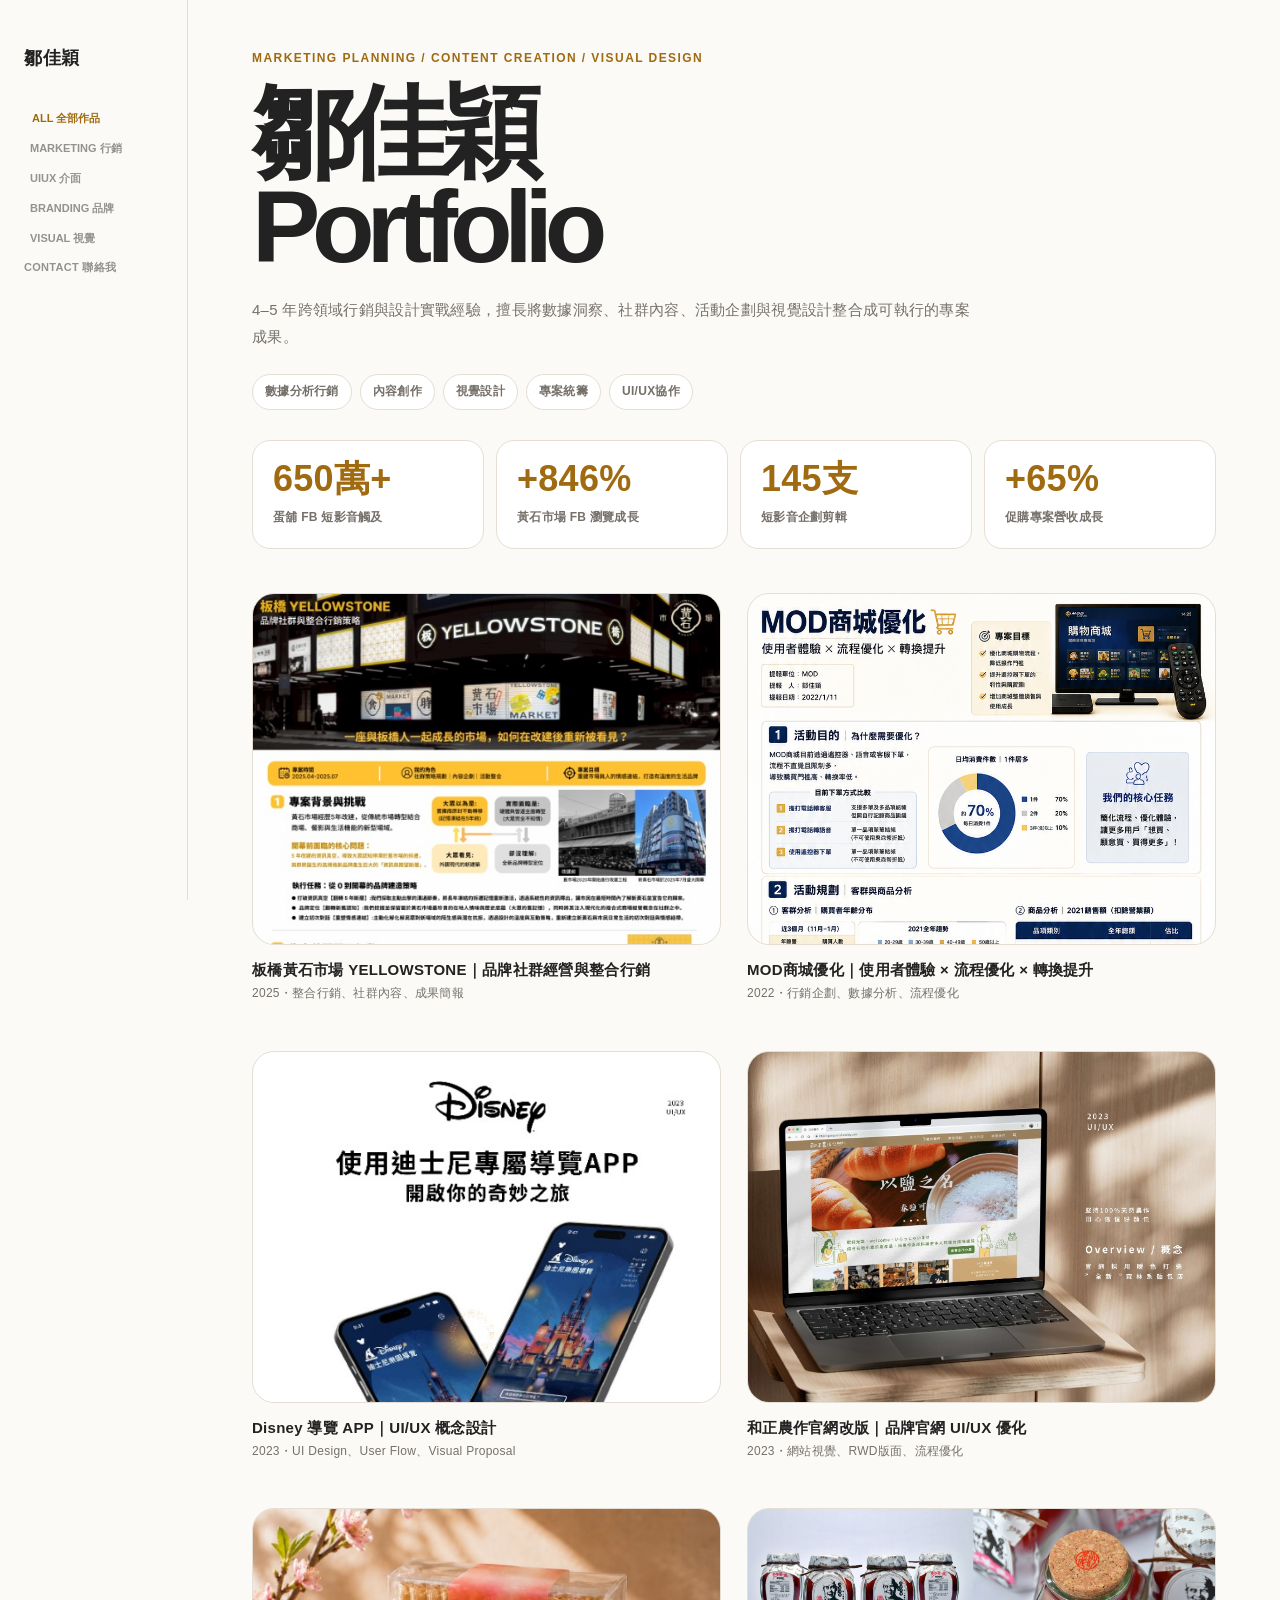
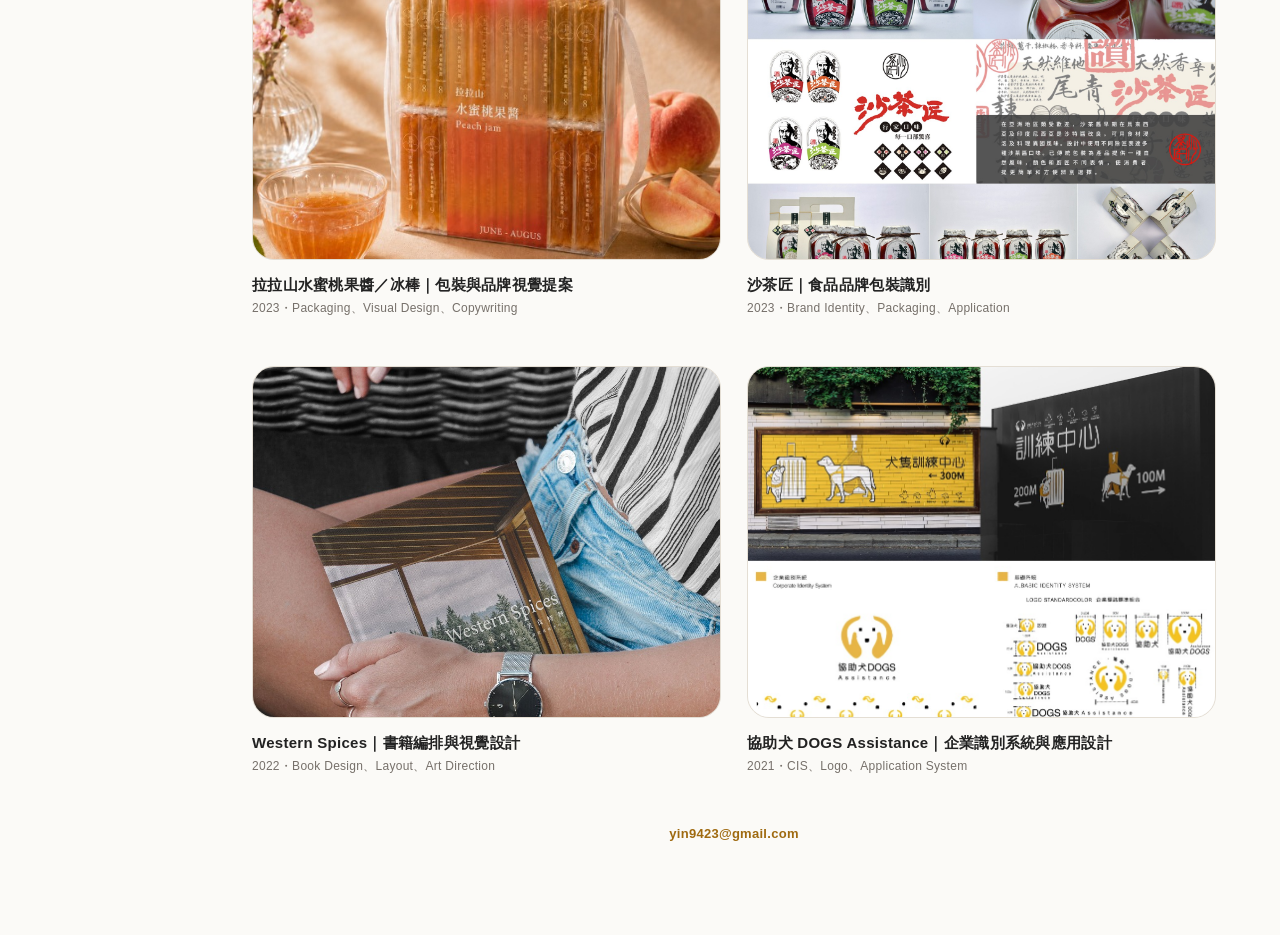
<file: index.html>
<!DOCTYPE html>
<html lang="zh-Hant">
<head>
  <meta charset="UTF-8" />
  <meta name="viewport" content="width=device-width, initial-scale=1.0" />
  <meta name="description" content="鄒佳穎作品集｜行銷企劃、內容創作、視覺設計、UIUX協作" />
  <title>鄒佳穎｜Portfolio</title>
  <link rel="stylesheet" href="css/reset.css" />
  <link rel="stylesheet" href="css/style.css" />
</head>
<body>
  <aside class="sidebar" aria-label="Site sidebar">
    <a class="brand" href="index.html" aria-label="Back to home">鄒佳穎</a>
    <button class="menu-toggle" type="button" aria-label="Open menu">MENU</button>
    <nav class="nav" aria-label="Project categories">
      <button class="nav-link active" type="button" data-filter="all">ALL 全部作品</button>
      <button class="nav-link" type="button" data-filter="marketing">MARKETING 行銷</button>
      <button class="nav-link" type="button" data-filter="uiux">UIUX 介面</button>
      <button class="nav-link" type="button" data-filter="branding">BRANDING 品牌</button>
      <button class="nav-link" type="button" data-filter="visual">VISUAL 視覺</button>
      <a class="nav-link text-link" href="mailto:yin9423@gmail.com">CONTACT 聯絡我</a>
    </nav>
  </aside>

  <main class="main">
    <section class="home-intro">
      <p class="eyebrow">Marketing Planning / Content Creation / Visual Design</p>
      <h1>鄒佳穎<br>Portfolio</h1>
      <p>4–5 年跨領域行銷與設計實戰經驗，擅長將數據洞察、社群內容、活動企劃與視覺設計整合成可執行的專案成果。</p>
      <div class="intro-tags" aria-label="Skills">
        <span>數據分析行銷</span><span>內容創作</span><span>視覺設計</span><span>專案統籌</span><span>UI/UX協作</span>
      </div>
    </section>

    <section class="summary-cards" aria-label="Portfolio summary">
      <article><strong>650萬+</strong><span>蛋舖 FB 短影音觸及</span></article>
      <article><strong>+846%</strong><span>黃石市場 FB 瀏覽成長</span></article>
      <article><strong>145支</strong><span>短影音企劃剪輯</span></article>
      <article><strong>+65%</strong><span>促購專案營收成長</span></article>
    </section>

    <section class="works-grid" id="worksGrid" aria-label="Project list"></section>

    <footer class="footer-contact">
      <a href="mailto:yin9423@gmail.com">yin9423@gmail.com</a>
    </footer>
  </main>

  <script src="data/projects.js"></script>
  <script src="js/main.js"></script>
</body>
</html>
</file>
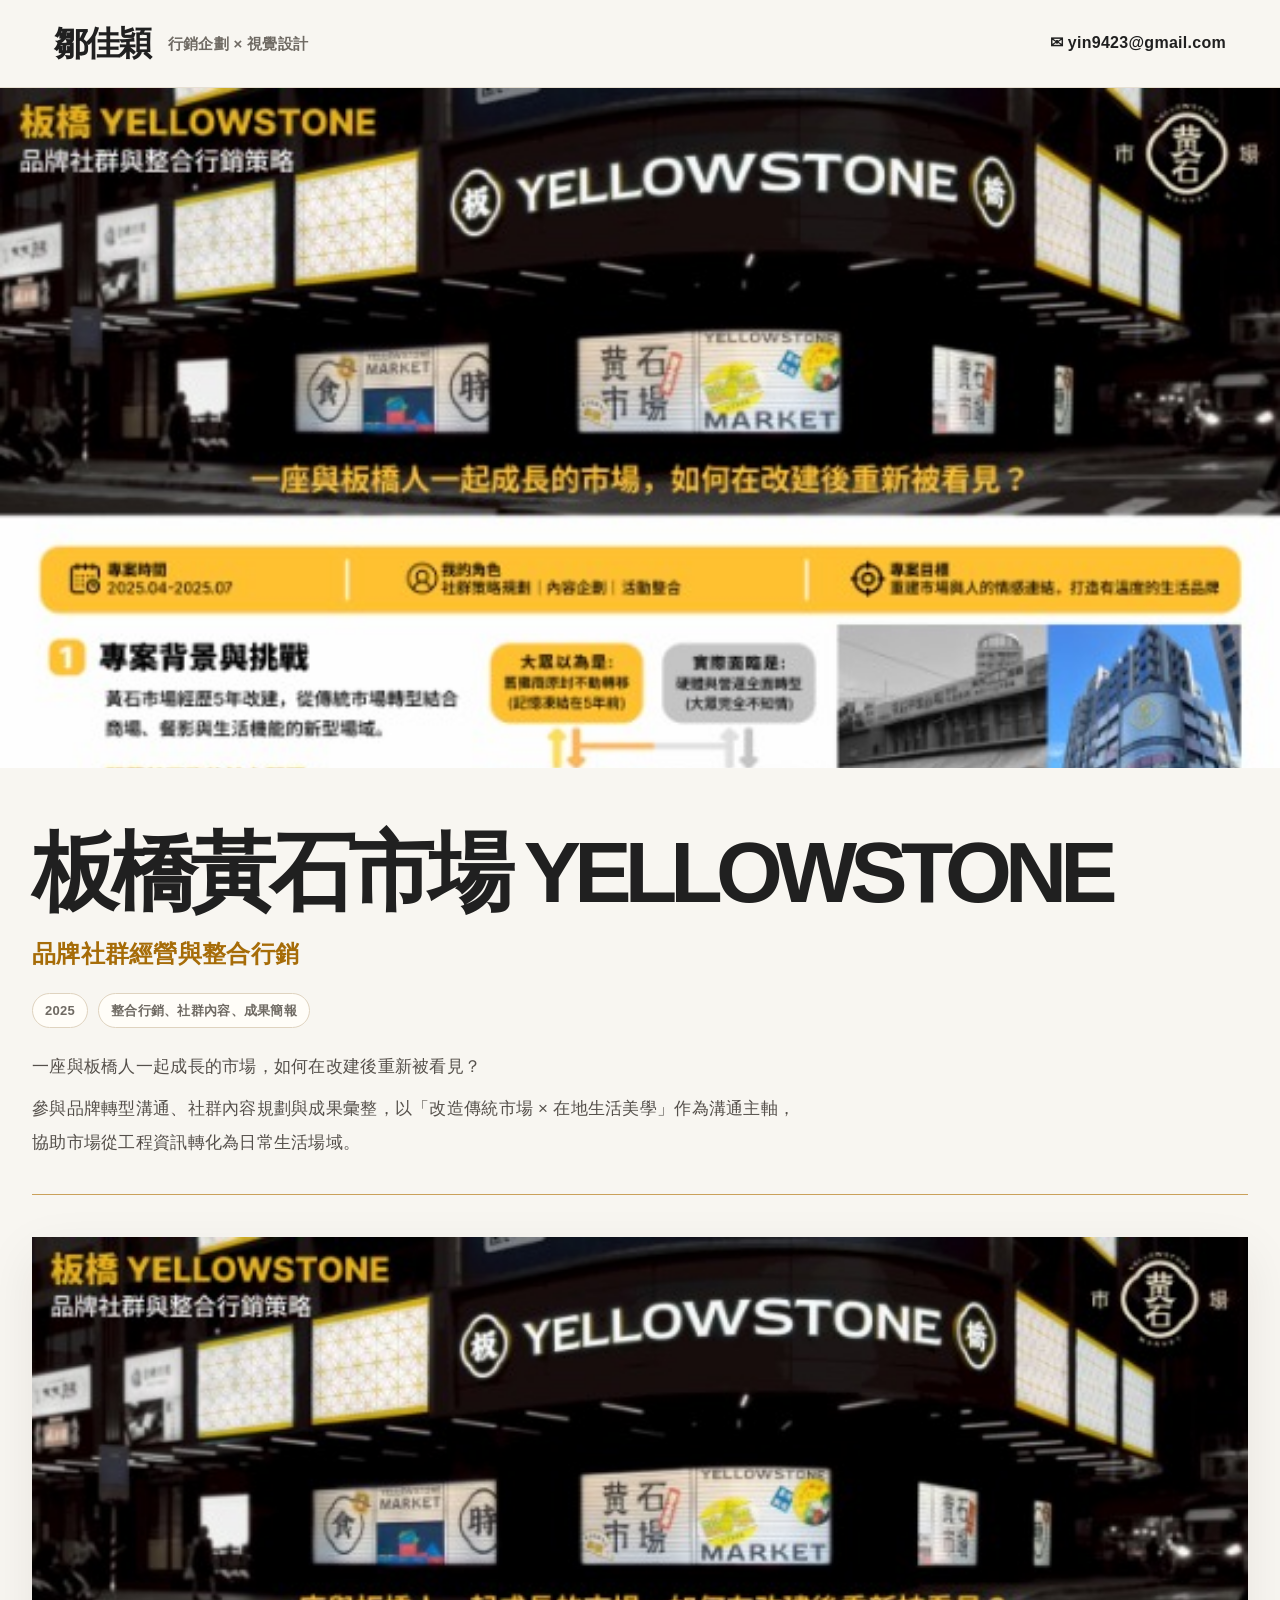
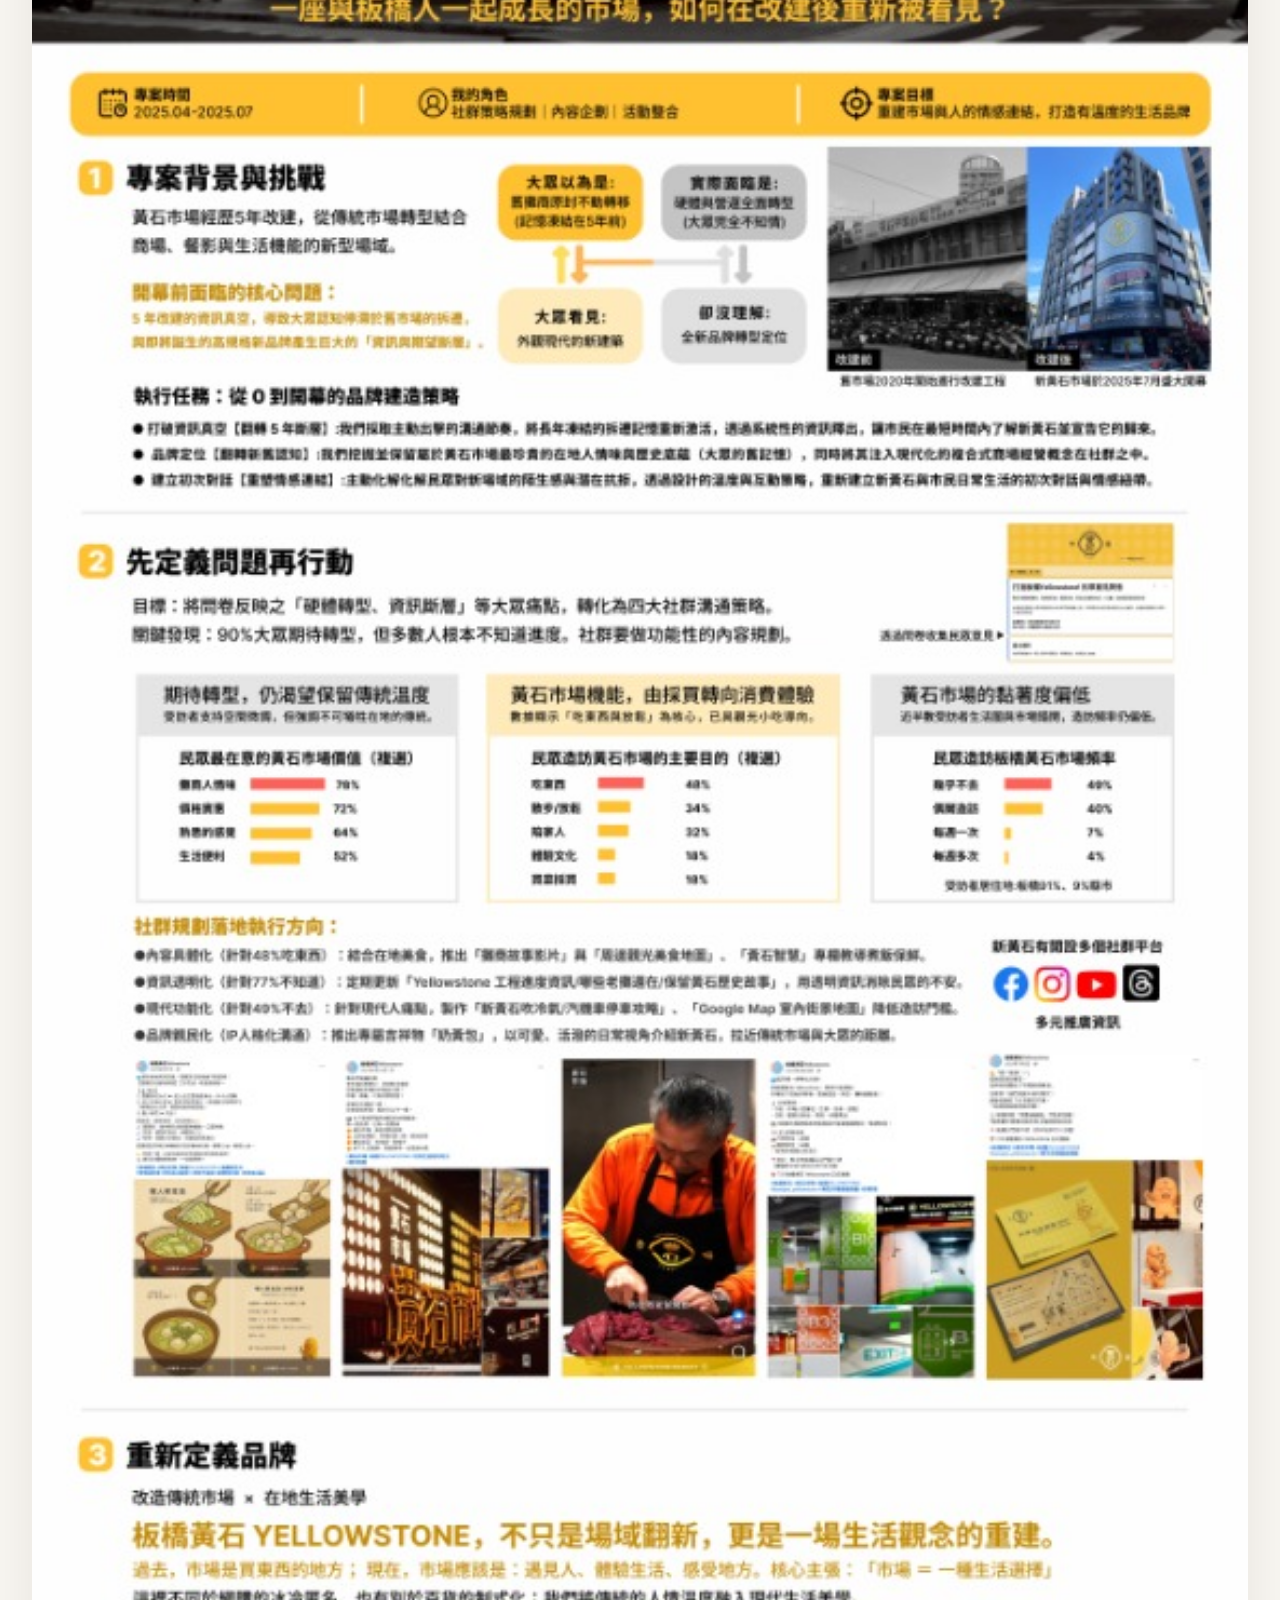
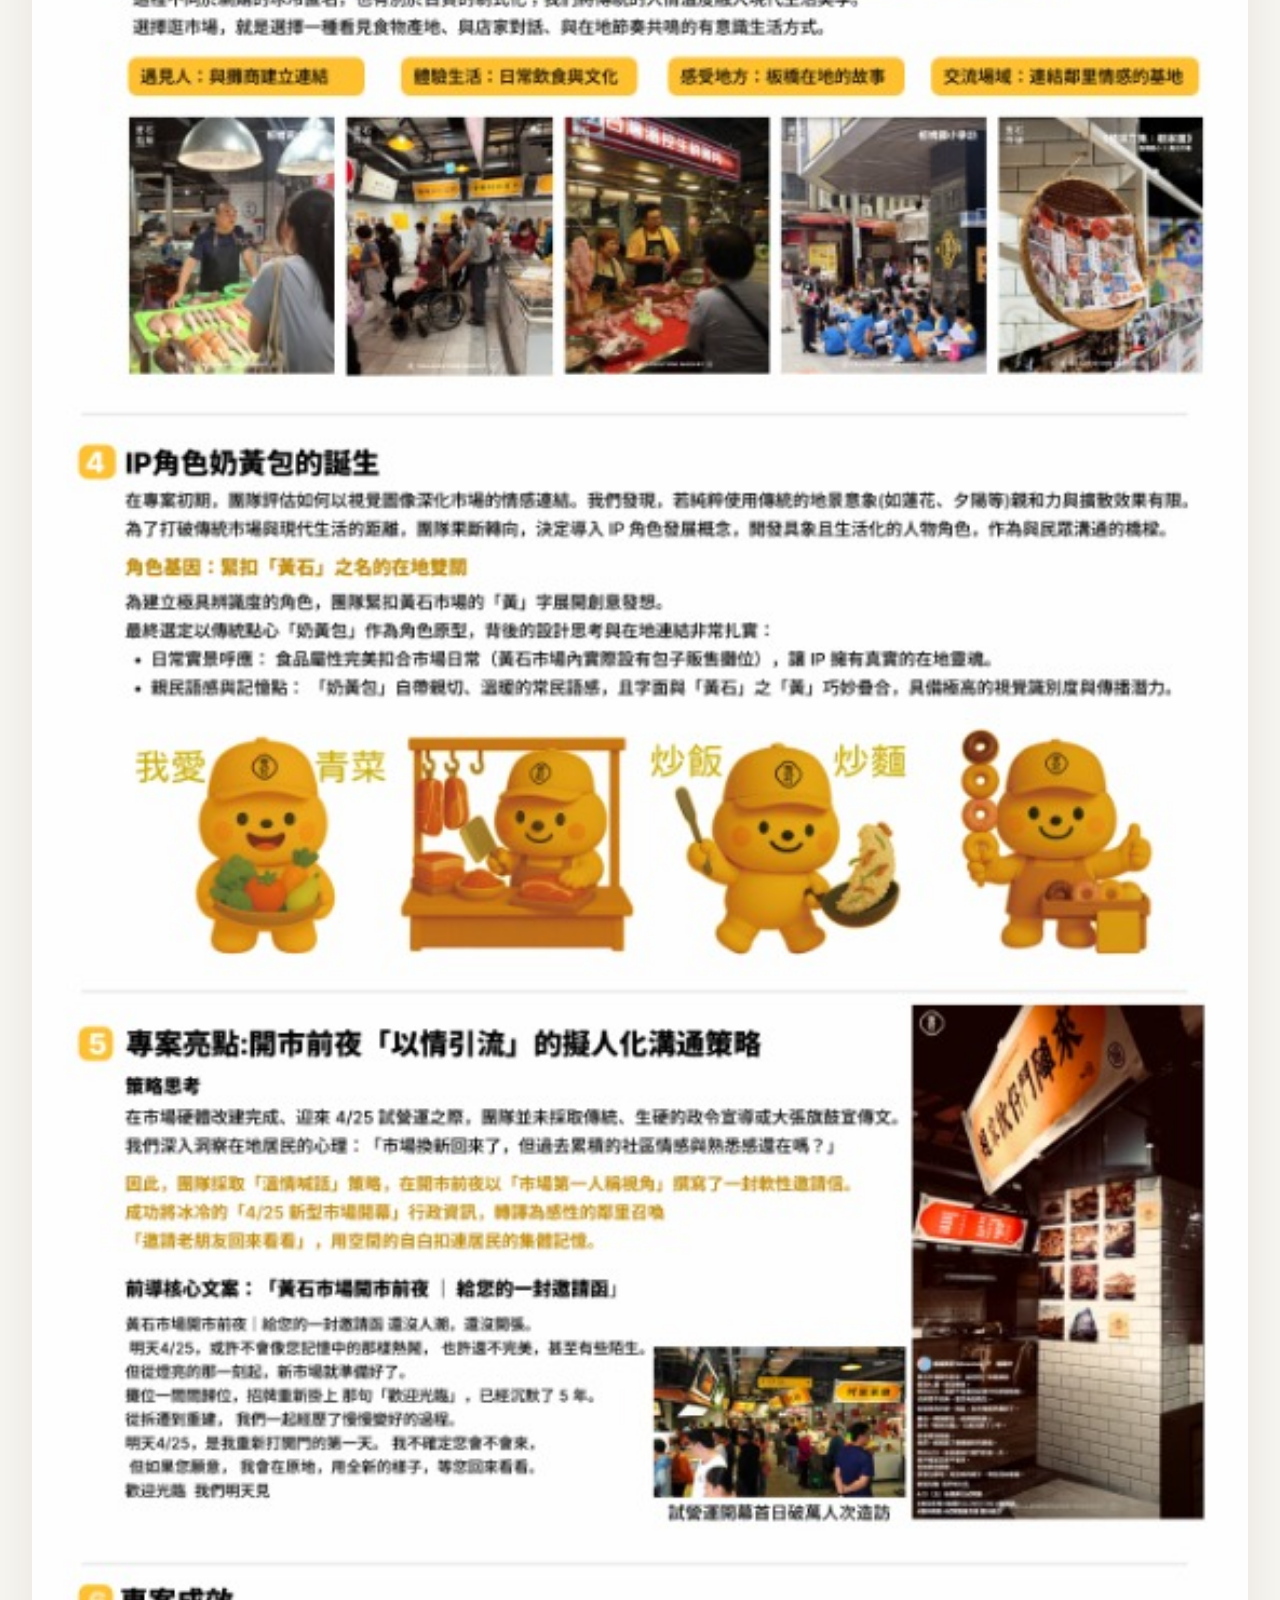
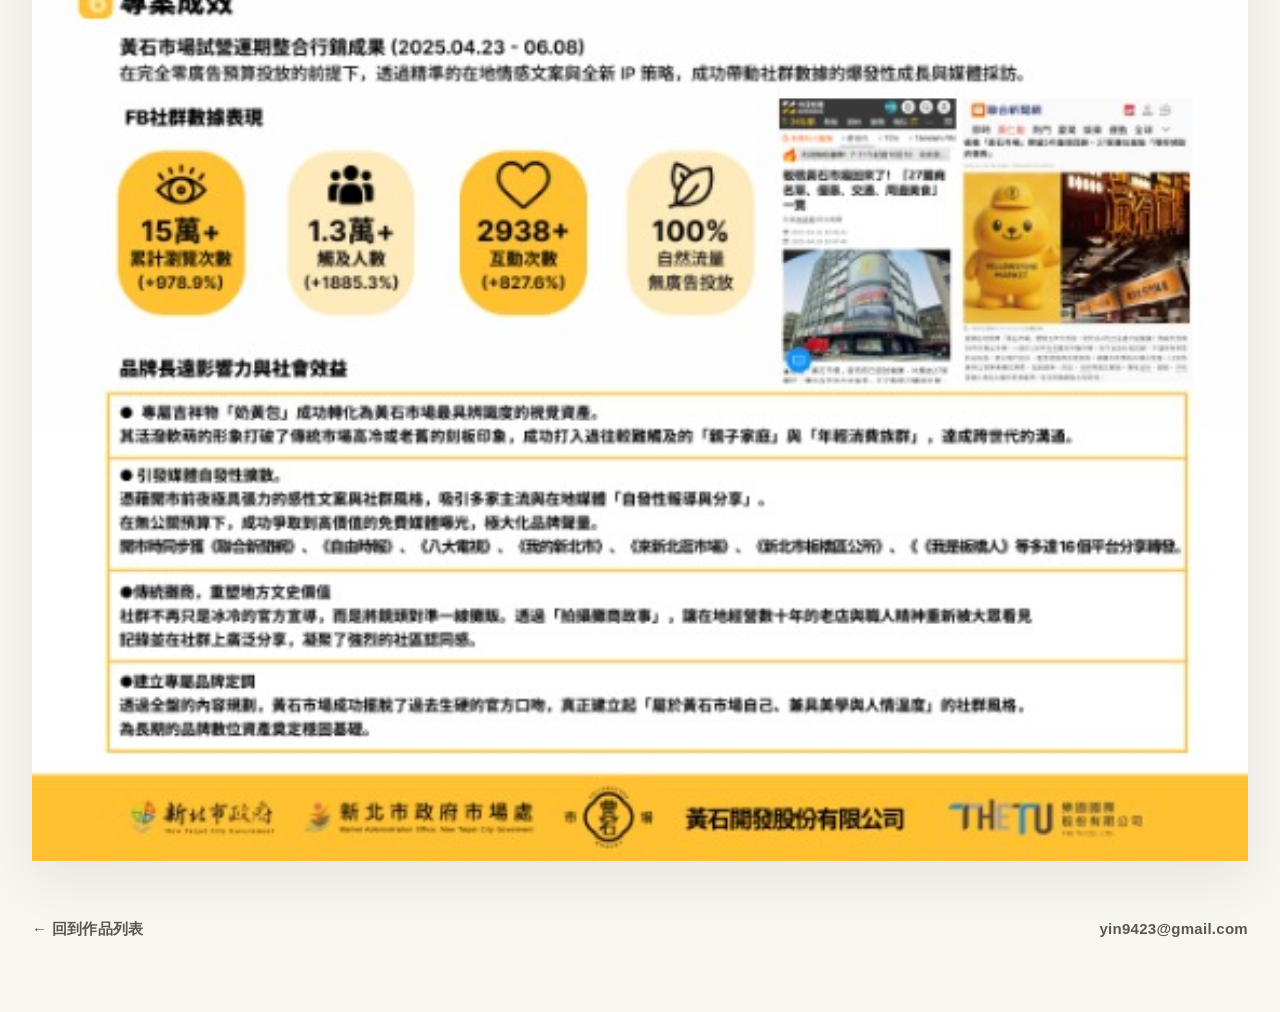
<file: project.html>
<!DOCTYPE html>
<html lang="zh-Hant">
<head>
  <meta charset="UTF-8" />
  <meta name="viewport" content="width=device-width, initial-scale=1.0" />
  <meta name="description" content="鄒佳穎作品內頁" />
  <title>Project｜鄒佳穎作品集</title>
  <link rel="stylesheet" href="css/reset.css" />
  <link rel="stylesheet" href="css/style.css" />
</head>
<body class="case-page">
  <header class="case-header">
    <a class="case-logo" href="index.html">鄒佳穎</a>
    <span class="case-role">行銷企劃 × 視覺設計</span>
    <a class="case-mail" href="mailto:yin9423@gmail.com">✉ yin9423@gmail.com</a>
  </header>

  <main class="case-main" id="projectRoot"></main>

  <script src="data/projects.js"></script>
  <script src="js/main.js"></script>
</body>
</html>
</file>
<file: css/style.css>
/* =========================================================
   鄒佳穎 Portfolio Site
   RWD / static HTML / editable project data
========================================================= */

:root {
  --bg: #fbfaf7;
  --paper: #ffffff;
  --text: #222222;
  --muted: #76706a;
  --soft: #f1eee8;
  --line: #e4ded4;
  --accent: #d89b22;
  --accent-dark: #9f6a10;
  --sidebar: 188px;
  --content: 980px;
  --ease: cubic-bezier(.22, 1, .36, 1);
}

html { scroll-behavior: smooth; }

body {
  background: var(--bg);
  color: var(--text);
  font-family: Arial, "Noto Sans TC", "PingFang TC", "Microsoft JhengHei", sans-serif;
  font-size: 14px;
  line-height: 1.8;
  letter-spacing: .02em;
}

.sidebar {
  position: fixed;
  inset: 0 auto 0 0;
  width: var(--sidebar);
  padding: 42px 24px;
  background: rgba(251,250,247,.94);
  border-right: 1px solid var(--line);
  z-index: 20;
  backdrop-filter: blur(12px);
}

.brand {
  display: inline-block;
  margin-bottom: 36px;
  font-size: 18px;
  font-weight: 900;
  letter-spacing: .03em;
  color: var(--text);
}

.menu-toggle {
  display: none;
  color: var(--text);
  font-size: 11px;
  font-weight: 800;
}

.nav {
  display: flex;
  flex-direction: column;
  align-items: flex-start;
  gap: 13px;
}

.nav-link {
  color: var(--text);
  opacity: .48;
  font-size: 11px;
  font-weight: 900;
  line-height: 1.35;
  text-align: left;
  transition: opacity .2s var(--ease), transform .2s var(--ease), color .2s var(--ease);
}

.nav-link:hover,
.nav-link.active {
  opacity: 1;
  color: var(--accent-dark);
  transform: translateX(2px);
}

.main {
  width: calc(100% - var(--sidebar));
  margin-left: var(--sidebar);
  padding: 48px clamp(22px, 5vw, 72px) 90px;
}

.home-intro {
  max-width: 860px;
  margin-bottom: 30px;
}

.eyebrow {
  color: var(--accent-dark);
  font-size: 12px;
  font-weight: 900;
  letter-spacing: .12em;
  text-transform: uppercase;
  margin-bottom: 16px;
}

.home-intro h1 {
  font-size: clamp(48px, 8vw, 112px);
  line-height: .92;
  letter-spacing: -.08em;
  color: var(--text);
}

.home-intro p:not(.eyebrow) {
  margin-top: 22px;
  color: var(--muted);
  font-size: 15px;
  max-width: 720px;
}

.intro-tags {
  display: flex;
  flex-wrap: wrap;
  gap: 8px;
  margin-top: 24px;
}

.intro-tags span {
  border: 1px solid var(--line);
  background: var(--paper);
  border-radius: 999px;
  padding: 6px 12px;
  color: var(--muted);
  font-size: 12px;
  font-weight: 700;
}

.summary-cards {
  max-width: 1180px;
  display: grid;
  grid-template-columns: repeat(4, 1fr);
  gap: 12px;
  margin: 0 0 44px;
}

.summary-cards article {
  background: var(--paper);
  border: 1px solid var(--line);
  border-radius: 18px;
  padding: 20px;
}

.summary-cards strong {
  display: block;
  color: var(--accent-dark);
  font-size: clamp(22px, 3vw, 36px);
  line-height: 1;
}

.summary-cards span {
  display: block;
  margin-top: 10px;
  color: var(--muted);
  font-size: 12px;
  font-weight: 700;
}

.works-grid {
  width: 100%;
  max-width: 1180px;
  display: grid;
  grid-template-columns: repeat(2, minmax(260px, 1fr));
  gap: 46px 26px;
}

.work-card {
  display: block;
}

.work-cover {
  position: relative;
  aspect-ratio: 4 / 3;
  overflow: hidden;
  background: var(--soft);
  border-radius: 22px;
  border: 1px solid var(--line);
}

.work-cover img {
  width: 100%;
  height: 100%;
  object-fit: cover;
  object-position: top center;
  transition: transform .75s var(--ease), opacity .35s var(--ease);
}

.work-card:hover img {
  transform: scale(1.035);
  opacity: .92;
}

.work-card h2 {
  margin-top: 13px;
  font-size: 15px;
  line-height: 1.55;
  color: var(--text);
}

.work-card .meta {
  margin-top: 2px;
  font-size: 12px;
  color: var(--muted);
}

.project-main {
  max-width: var(--content);
}

.project-hero {
  margin-bottom: 44px;
}

.project-hero img {
  width: 100%;
  max-height: 78vh;
  object-fit: contain;
  object-position: top center;
  background: var(--paper);
  border-radius: 22px;
  border: 1px solid var(--line);
}

.project-intro {
  margin-bottom: 46px;
}

.project-intro h1 {
  font-size: clamp(30px, 5vw, 62px);
  line-height: 1.05;
  letter-spacing: -.05em;
  color: var(--text);
  margin-bottom: 12px;
}

.project-intro .project-subtitle {
  color: var(--accent-dark);
  font-size: 15px;
  font-weight: 900;
  margin-bottom: 26px;
}

.project-intro .project-meta {
  display: flex;
  flex-wrap: wrap;
  gap: 8px 18px;
  margin-bottom: 28px;
  color: var(--muted);
  font-size: 12px;
  font-weight: 800;
}

.project-intro p {
  color: var(--muted);
  font-size: 15px;
  max-width: 760px;
}

.project-intro p + p { margin-top: 12px; }

.project-block { margin-bottom: 28px; }

.project-block img {
  width: 100%;
  height: auto;
  border-radius: 18px;
  border: 1px solid var(--line);
  background: var(--paper);
}

.text-block {
  background: var(--paper);
  border: 1px solid var(--line);
  border-radius: 22px;
  padding: 44px 52px;
}

.text-block h2 {
  color: var(--accent-dark);
  font-size: 18px;
  margin-bottom: 12px;
}

.text-block p {
  color: var(--muted);
  font-size: 14px;
}

.stats-block {
  display: grid;
  grid-template-columns: repeat(4, 1fr);
  gap: 12px;
}

.stats-block div {
  min-height: 92px;
  display: grid;
  place-items: center;
  padding: 18px;
  text-align: center;
  color: var(--accent-dark);
  background: #fff8e8;
  border: 1px solid #f0d59b;
  border-radius: 18px;
  font-size: 18px;
  font-weight: 900;
}

.circle-block {
  background: var(--paper);
  border: 1px solid var(--line);
  border-radius: 22px;
  padding: 56px 40px;
  display: flex;
  justify-content: center;
  gap: 34px;
  flex-wrap: wrap;
}

.circle {
  width: 104px;
  height: 104px;
  border-radius: 999px;
  display: grid;
  place-items: center;
  padding: 12px;
  color: #fff;
  font-size: 12px;
  font-weight: 800;
  text-align: center;
  background: linear-gradient(135deg, #d89b22, #9f6a10);
}

.columns-block,
.two-text-block,
.gallery-block,
.more-grid {
  display: grid;
  grid-template-columns: repeat(2, 1fr);
  gap: 18px;
}

.columns-block { grid-template-columns: repeat(3, 1fr); }

.columns-block article,
.two-text-block article {
  border: 1px solid var(--line);
  border-radius: 18px;
  background: var(--paper);
  padding: 30px;
}

.columns-block article {
  min-height: 180px;
  display: grid;
  place-items: center;
  text-align: center;
}

.columns-block strong,
.two-text-block h2 {
  display: block;
  font-size: 15px;
  color: var(--accent-dark);
}

.columns-block span,
.two-text-block p {
  display: block;
  margin-top: 8px;
  font-size: 12px;
  color: var(--muted);
}

.spec-block,
.pattern-block {
  background: var(--paper);
  border: 1px solid var(--line);
  border-radius: 22px;
  padding: 44px;
  color: var(--muted);
}

.spec-block h2 { font-size: 14px; margin-bottom: 22px; }

.spec-grid {
  display: grid;
  grid-template-columns: repeat(4, 1fr);
  gap: 12px;
}

.spec-grid div {
  min-height: 74px;
  border: 1px solid var(--line);
  border-radius: 14px;
  display: grid;
  place-items: center;
  padding: 10px;
  text-align: center;
  font-size: 11px;
}

.gallery-block img {
  width: 100%;
  aspect-ratio: 4 / 3;
  object-fit: cover;
  object-position: top center;
}

.credit-block {
  margin: 50px 0 70px;
  color: var(--muted);
  font-size: 12px;
  line-height: 1.9;
}

.more-projects {
  margin-top: 70px;
  text-align: center;
}

.more-projects h2 {
  font-size: 15px;
  margin-bottom: 22px;
}

.more-card img {
  width: 100%;
  aspect-ratio: 4 / 3;
  object-fit: cover;
  object-position: top center;
  border-radius: 14px;
}

.more-card p {
  margin-top: 8px;
  color: var(--text);
  font-size: 12px;
  line-height: 1.4;
}

.back-top,
.footer-contact {
  display: block;
  margin-top: 44px;
  text-align: center;
  color: var(--muted);
  font-size: 13px;
  font-weight: 800;
}

.footer-contact a { color: var(--accent-dark); }

.fade-in {
  opacity: 0;
  transform: translateY(16px);
  transition: opacity .7s var(--ease), transform .7s var(--ease);
}

.fade-in.is-visible {
  opacity: 1;
  transform: translateY(0);
}

.empty {
  color: var(--muted);
  font-size: 13px;
}

@media (max-width: 1000px) {
  .summary-cards { grid-template-columns: repeat(2, 1fr); }
  .stats-block { grid-template-columns: repeat(2, 1fr); }
}

@media (max-width: 900px) {
  :root { --sidebar: 0px; }

  .sidebar {
    position: sticky;
    top: 0;
    width: 100%;
    height: auto;
    min-height: auto;
    padding: 18px 22px;
  }

  .brand { margin-bottom: 0; }

  .menu-toggle {
    display: block;
    position: absolute;
    right: 22px;
    top: 20px;
  }

  .nav { display: none; }
  .sidebar.is-open .nav { display: flex; margin-top: 22px; }

  .main {
    width: 100%;
    margin-left: 0;
    padding: 28px 22px 70px;
  }

  .project-main { max-width: none; }
  .works-grid,
  .more-grid { grid-template-columns: repeat(2, 1fr); }
}

@media (max-width: 640px) {
  .works-grid,
  .columns-block,
  .two-text-block,
  .gallery-block,
  .more-grid,
  .summary-cards,
  .stats-block {
    grid-template-columns: 1fr;
  }

  .work-cover { border-radius: 16px; }
  .text-block,
  .spec-block { padding: 32px 22px; }
  .spec-grid { grid-template-columns: 1fr 1fr; }
  .project-intro { margin-bottom: 36px; }
}

/* =========================================================
   Case study inner page：PDF-like readable layout
========================================================= */
body.case-page {
  background: #f8f6f1;
}

.case-page .sidebar { display: none; }

.case-header {
  position: sticky;
  top: 0;
  z-index: 30;
  height: 88px;
  display: flex;
  align-items: center;
  gap: 18px;
  padding: 0 clamp(28px, 5vw, 54px);
  background: rgba(248, 246, 241, .92);
  border-bottom: 1px solid #e7dfd2;
  backdrop-filter: blur(14px);
}

.case-logo {
  color: #202020;
  font-size: clamp(24px, 3vw, 34px);
  font-weight: 900;
  letter-spacing: -.06em;
}

.case-role {
  color: #6f6a63;
  font-size: 15px;
  font-weight: 700;
}

.case-mail {
  margin-left: auto;
  color: #202020;
  font-size: 16px;
  font-weight: 700;
}

.case-main {
  width: 100%;
  margin: 0;
  padding: 0;
}

.case-hero {
  width: 100%;
  height: clamp(360px, 56vw, 680px);
  overflow: hidden;
  background: #e9e1d5;
}

.case-hero img {
  width: 100%;
  height: 100%;
  display: block;
  object-fit: cover;
  object-position: top center;
}

.case-intro,
.case-full-image,
.case-detail-gallery,
.case-footer {
  width: min(100% - 64px, 1280px);
  margin-left: auto;
  margin-right: auto;
}

.case-intro {
  padding: clamp(38px, 5vw, 72px) 0 34px;
  border-bottom: 1px solid #caa15a;
}

.case-intro h1 {
  color: #202020;
  font-size: clamp(44px, 7vw, 86px);
  line-height: .95;
  letter-spacing: -.08em;
  margin-bottom: 18px;
}

.case-subtitle {
  color: #a66c08 !important;
  font-size: clamp(18px, 2vw, 24px) !important;
  font-weight: 900;
  margin-bottom: 18px;
}

.case-meta {
  display: flex;
  flex-wrap: wrap;
  gap: 10px;
  margin-bottom: 22px;
}

.case-meta span {
  border: 1px solid #dfd3bf;
  border-radius: 999px;
  padding: 5px 12px;
  color: #6f6a63;
  background: #fffdf8;
  font-size: 13px;
  font-weight: 800;
}

.case-intro p:not(.case-subtitle) {
  max-width: 780px;
  color: #55504b;
  font-size: 17px;
  line-height: 2;
}

.case-intro p + p { margin-top: 8px; }

.case-full-image {
  margin-top: 42px;
}

.case-full-image img {
  width: 100%;
  height: auto;
  display: block;
  background: #fff;
  box-shadow: 0 18px 50px rgba(40, 30, 18, .08);
}

.case-detail-gallery {
  display: grid;
  grid-template-columns: repeat(2, minmax(0, 1fr));
  gap: 26px;
  margin-top: 42px;
}

.case-detail-gallery img {
  width: 100%;
  height: auto;
  display: block;
  background: #fff;
  box-shadow: 0 18px 50px rgba(40, 30, 18, .08);
}

.case-footer {
  display: flex;
  justify-content: space-between;
  align-items: center;
  gap: 18px;
  padding: 54px 0 70px;
  color: #5b554f;
  font-size: 15px;
  font-weight: 800;
}

.case-footer a { color: #5b554f; }

@media (max-width: 760px) {
  .case-header {
    height: auto;
    min-height: 72px;
    padding: 16px 22px;
    flex-wrap: wrap;
    gap: 4px 12px;
  }

  .case-role {
    order: 3;
    width: 100%;
    font-size: 13px;
  }

  .case-mail {
    font-size: 13px;
  }

  .case-hero {
    height: 58vh;
    min-height: 320px;
  }

  .case-intro,
  .case-full-image,
  .case-detail-gallery,
  .case-footer {
    width: min(100% - 32px, 1280px);
  }

  .case-intro p:not(.case-subtitle) {
    font-size: 15px;
  }

  .case-detail-gallery {
    grid-template-columns: 1fr;
  }

  .case-footer {
    flex-direction: column;
    align-items: flex-start;
  }
}
</file>
